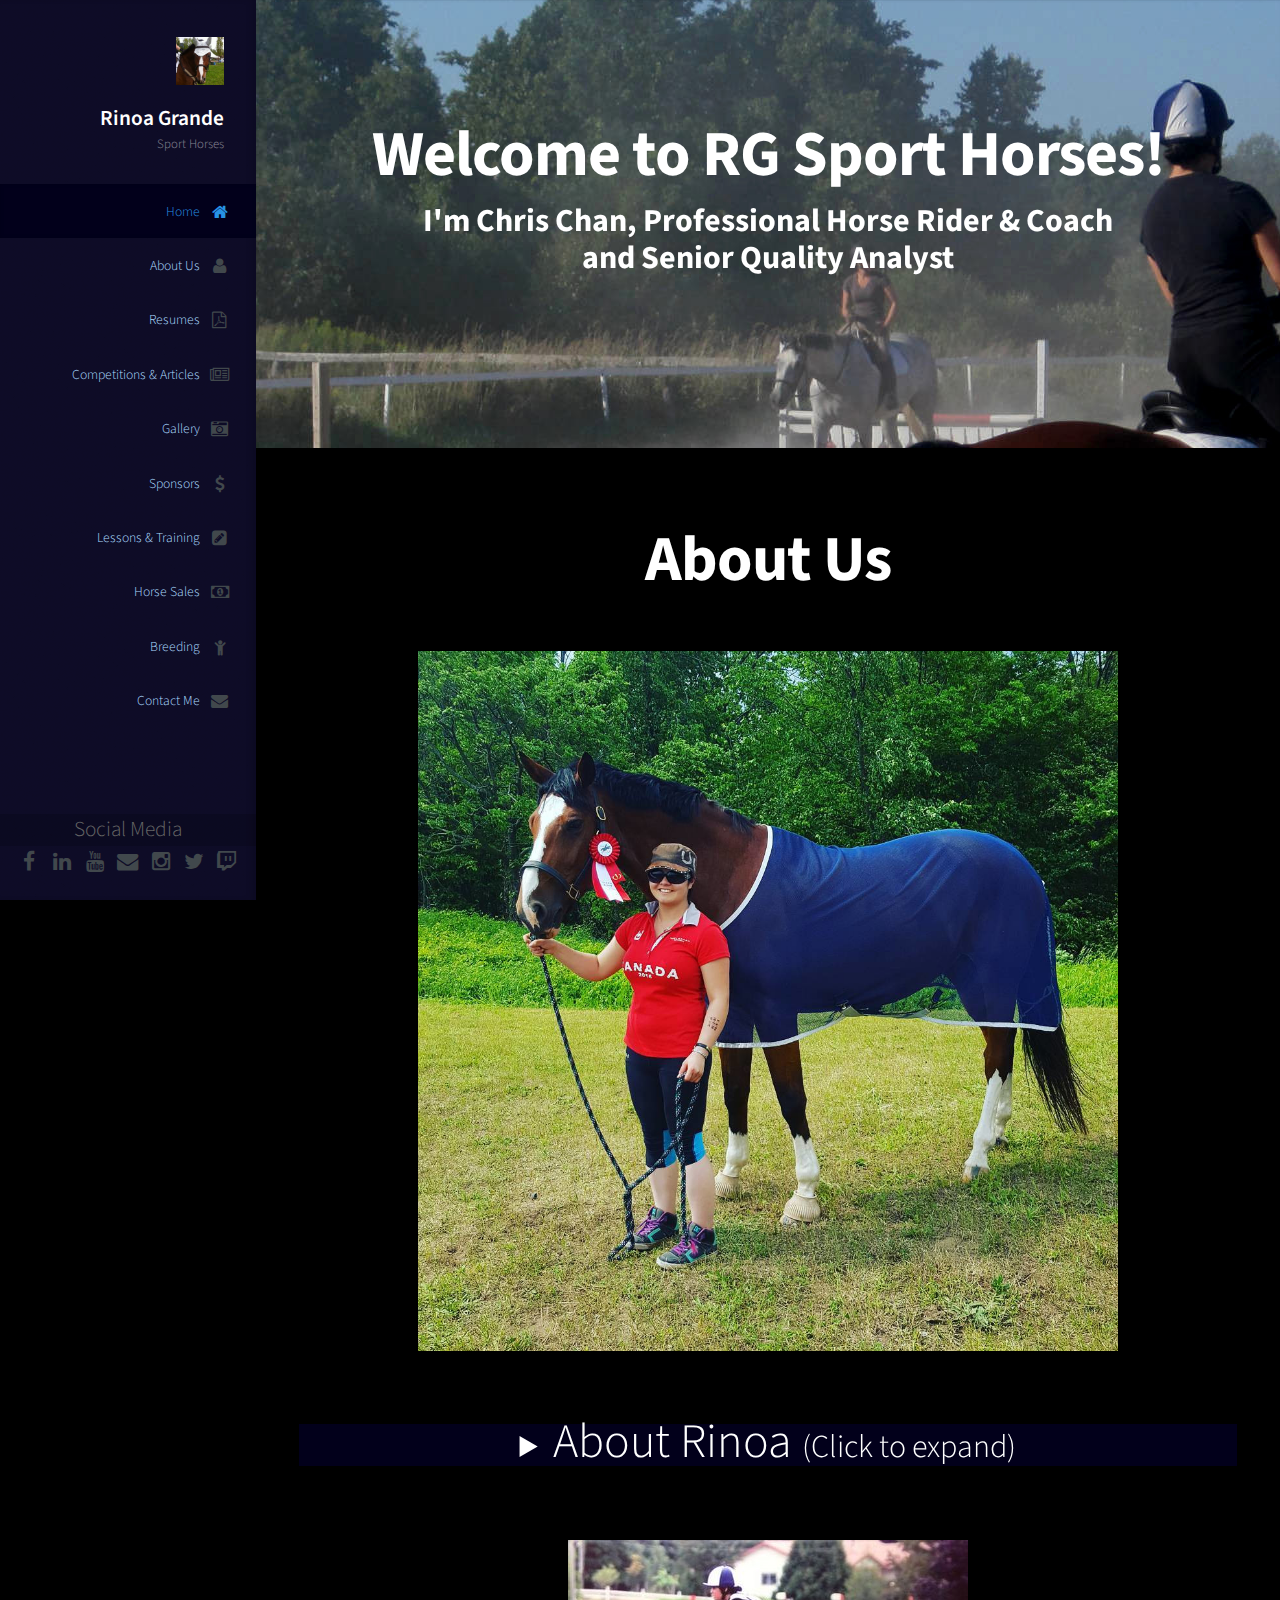
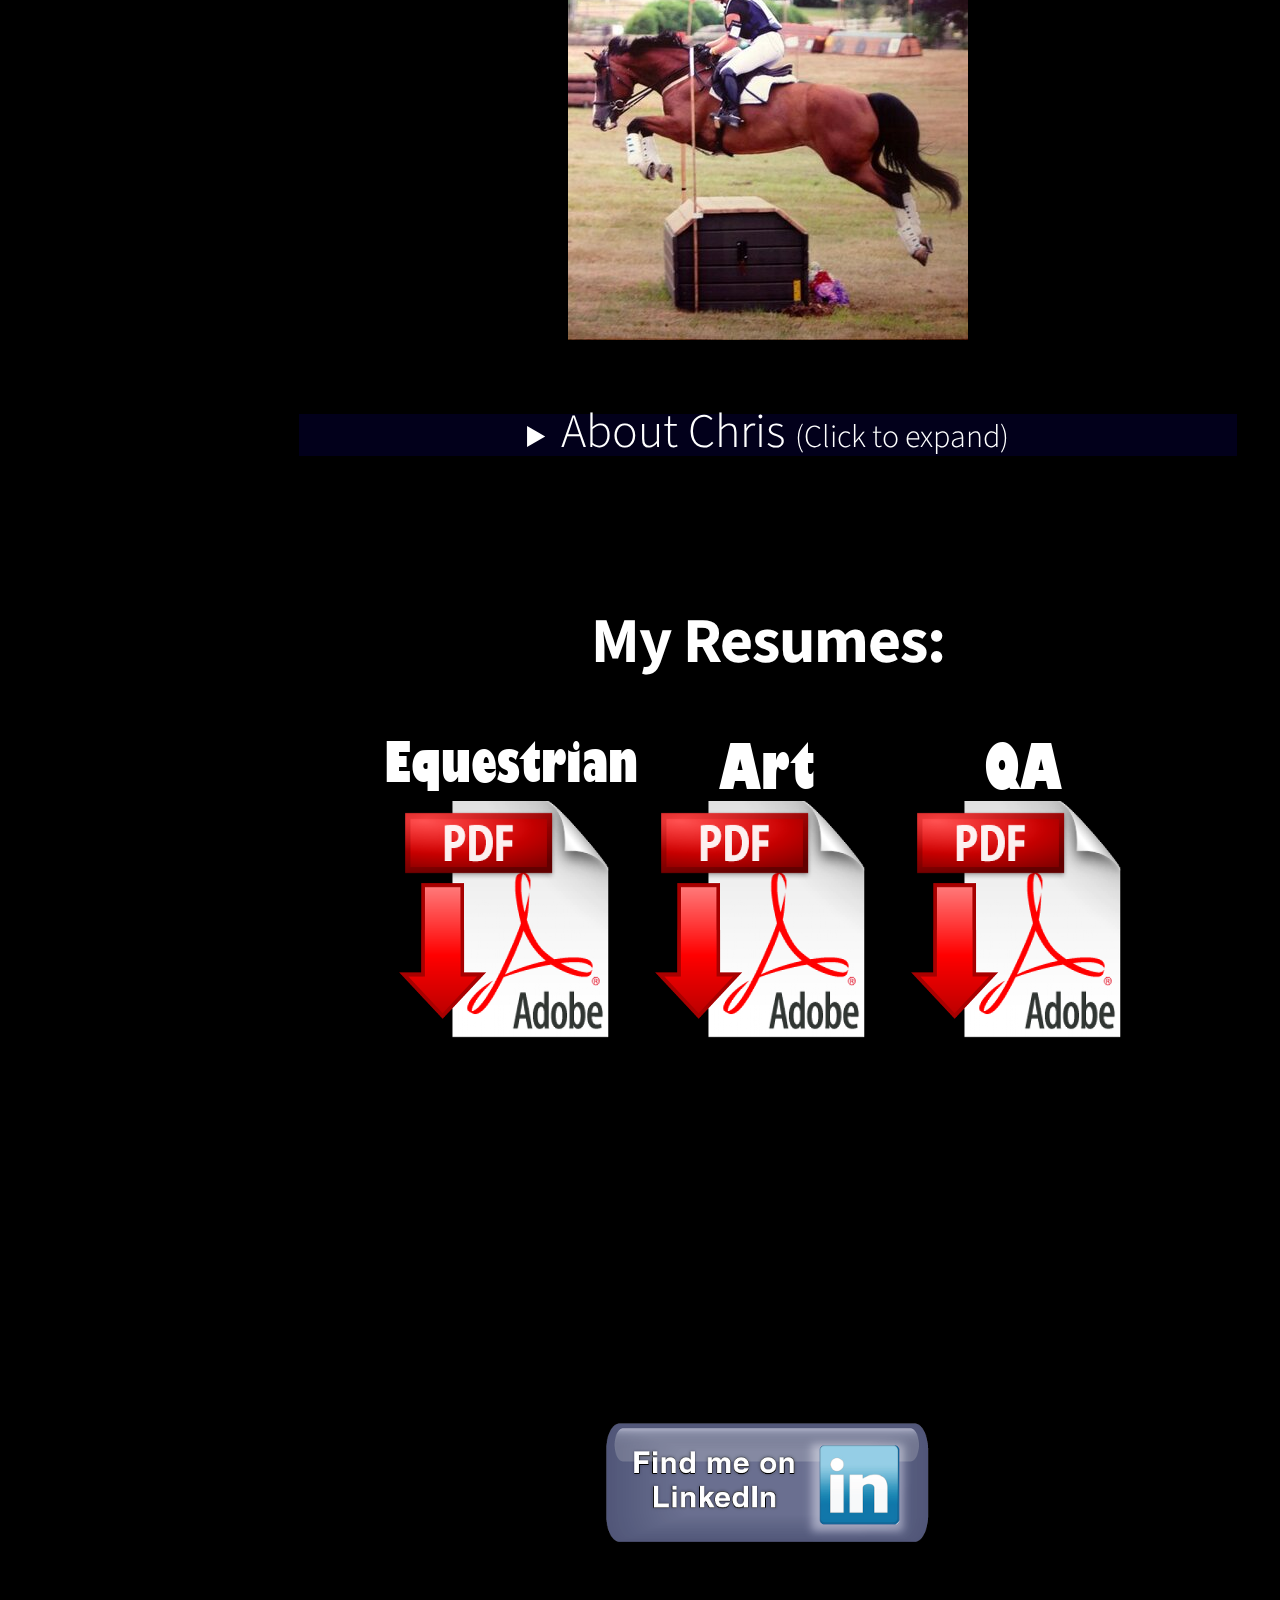
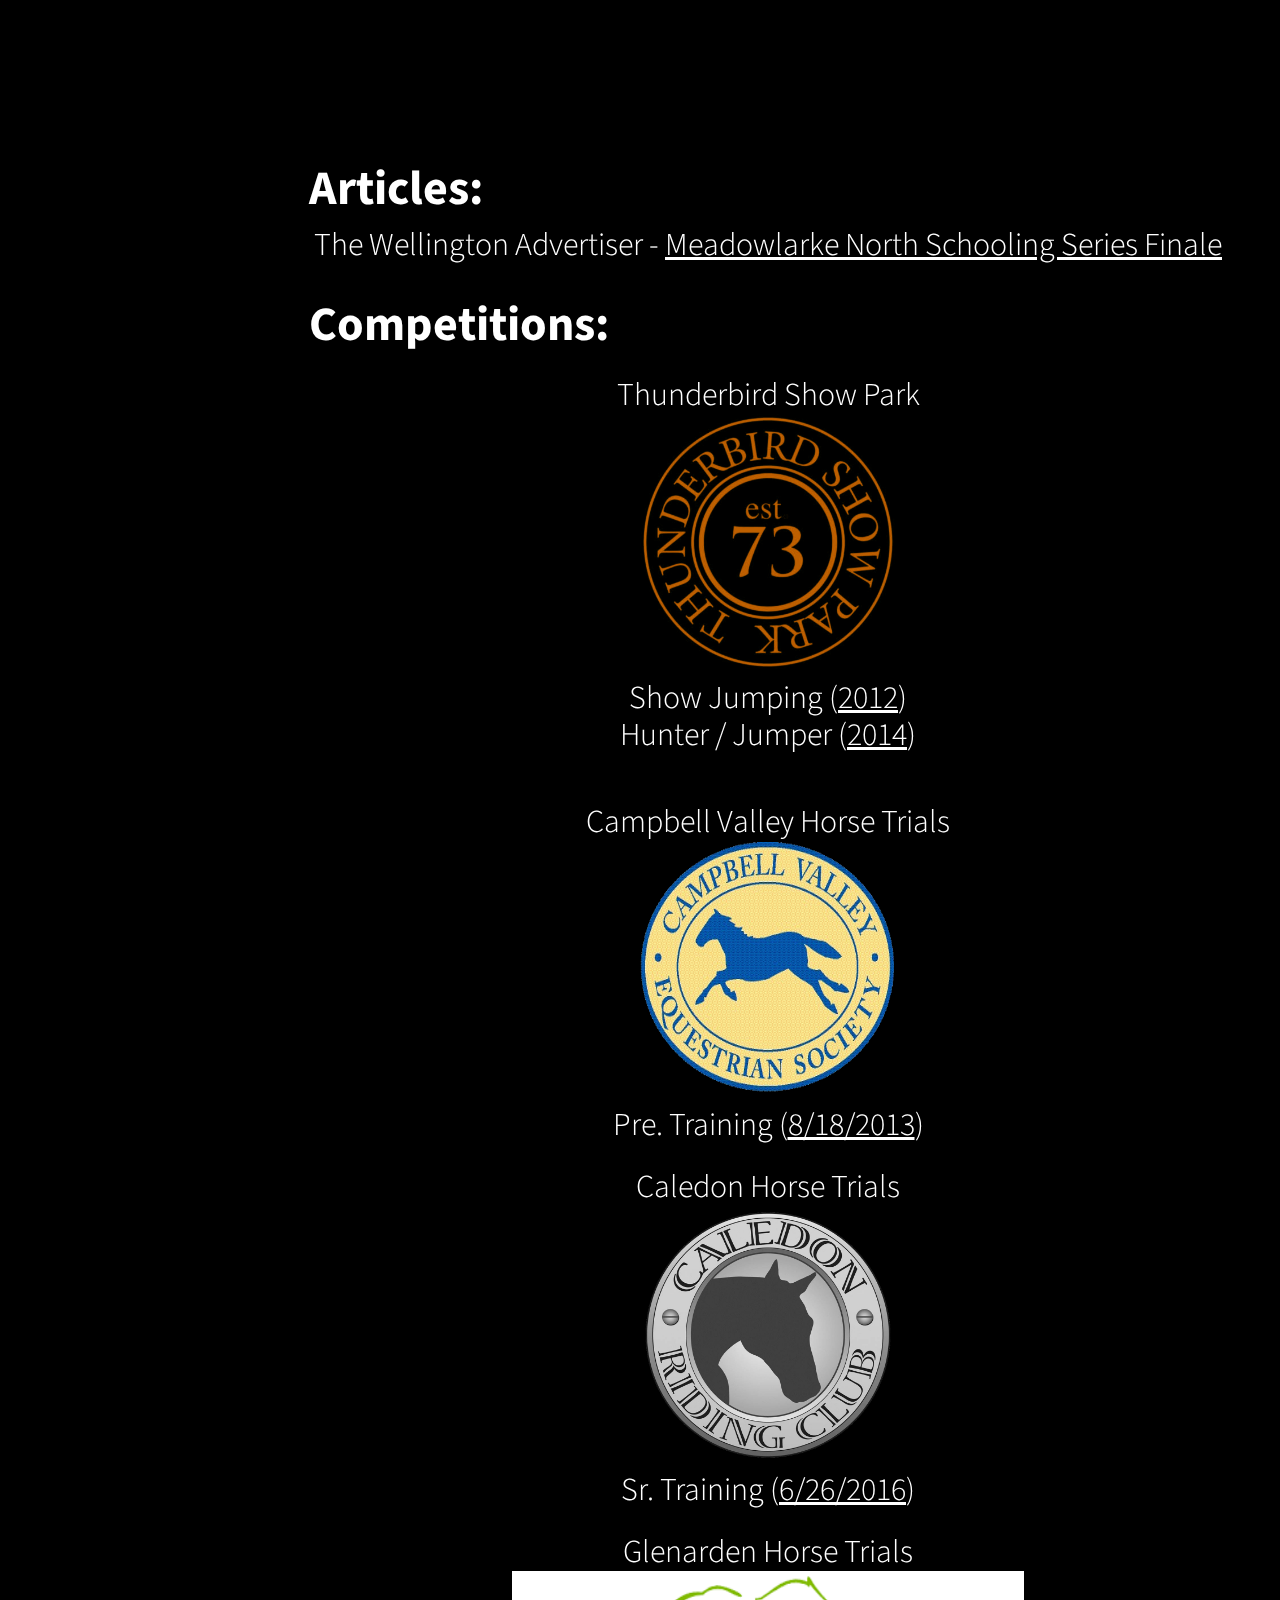
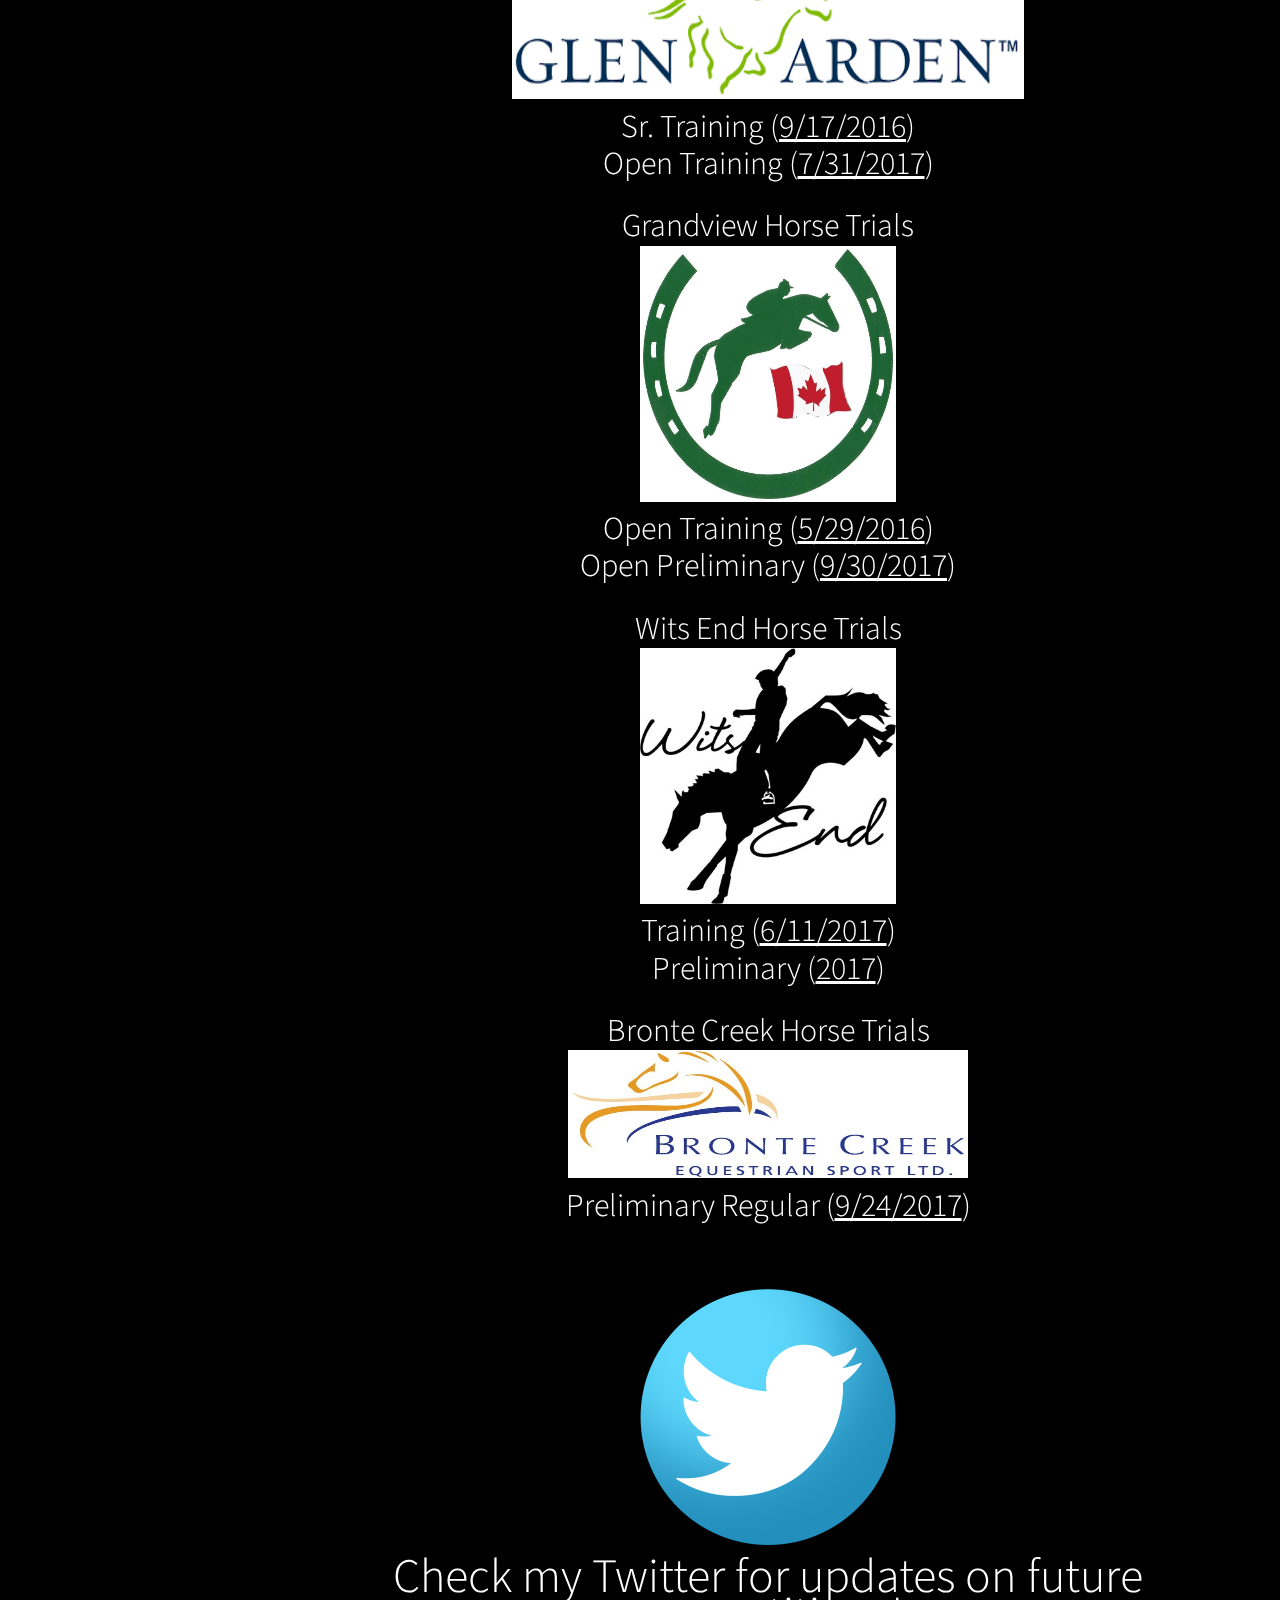
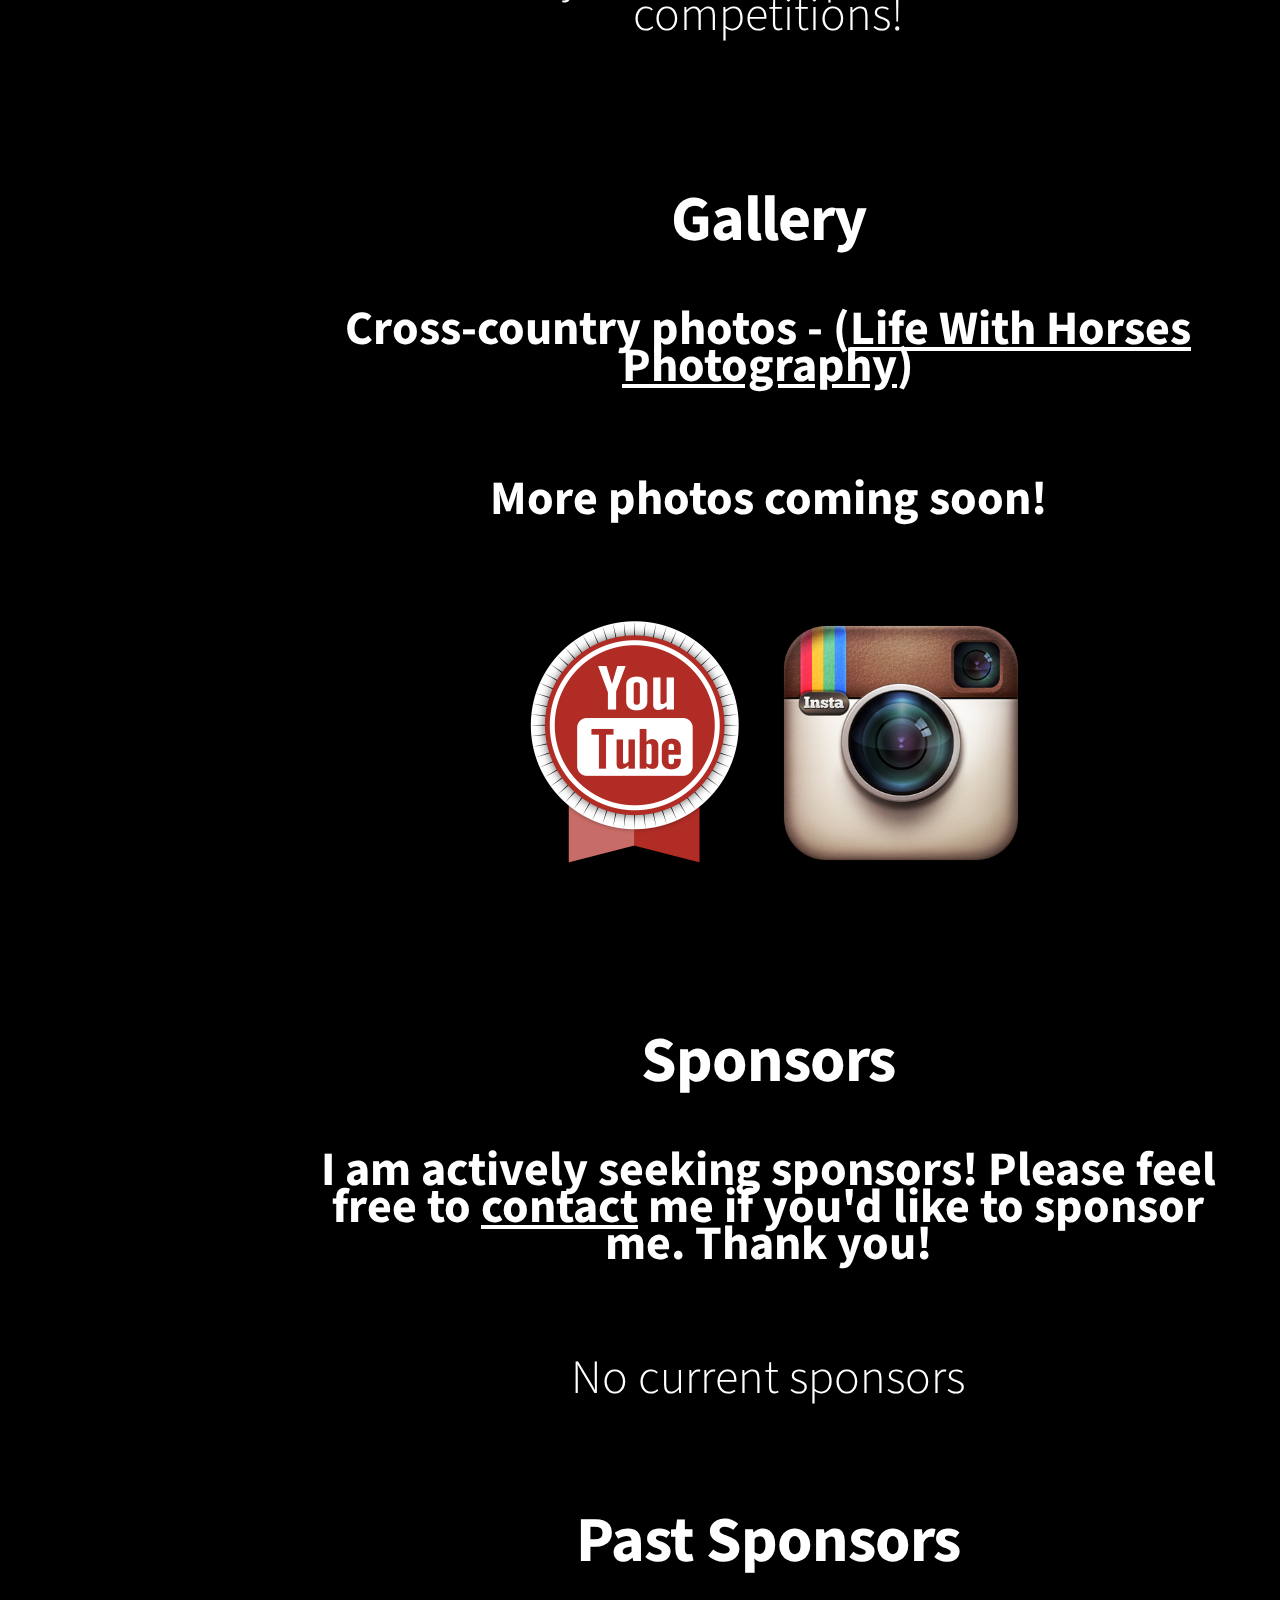
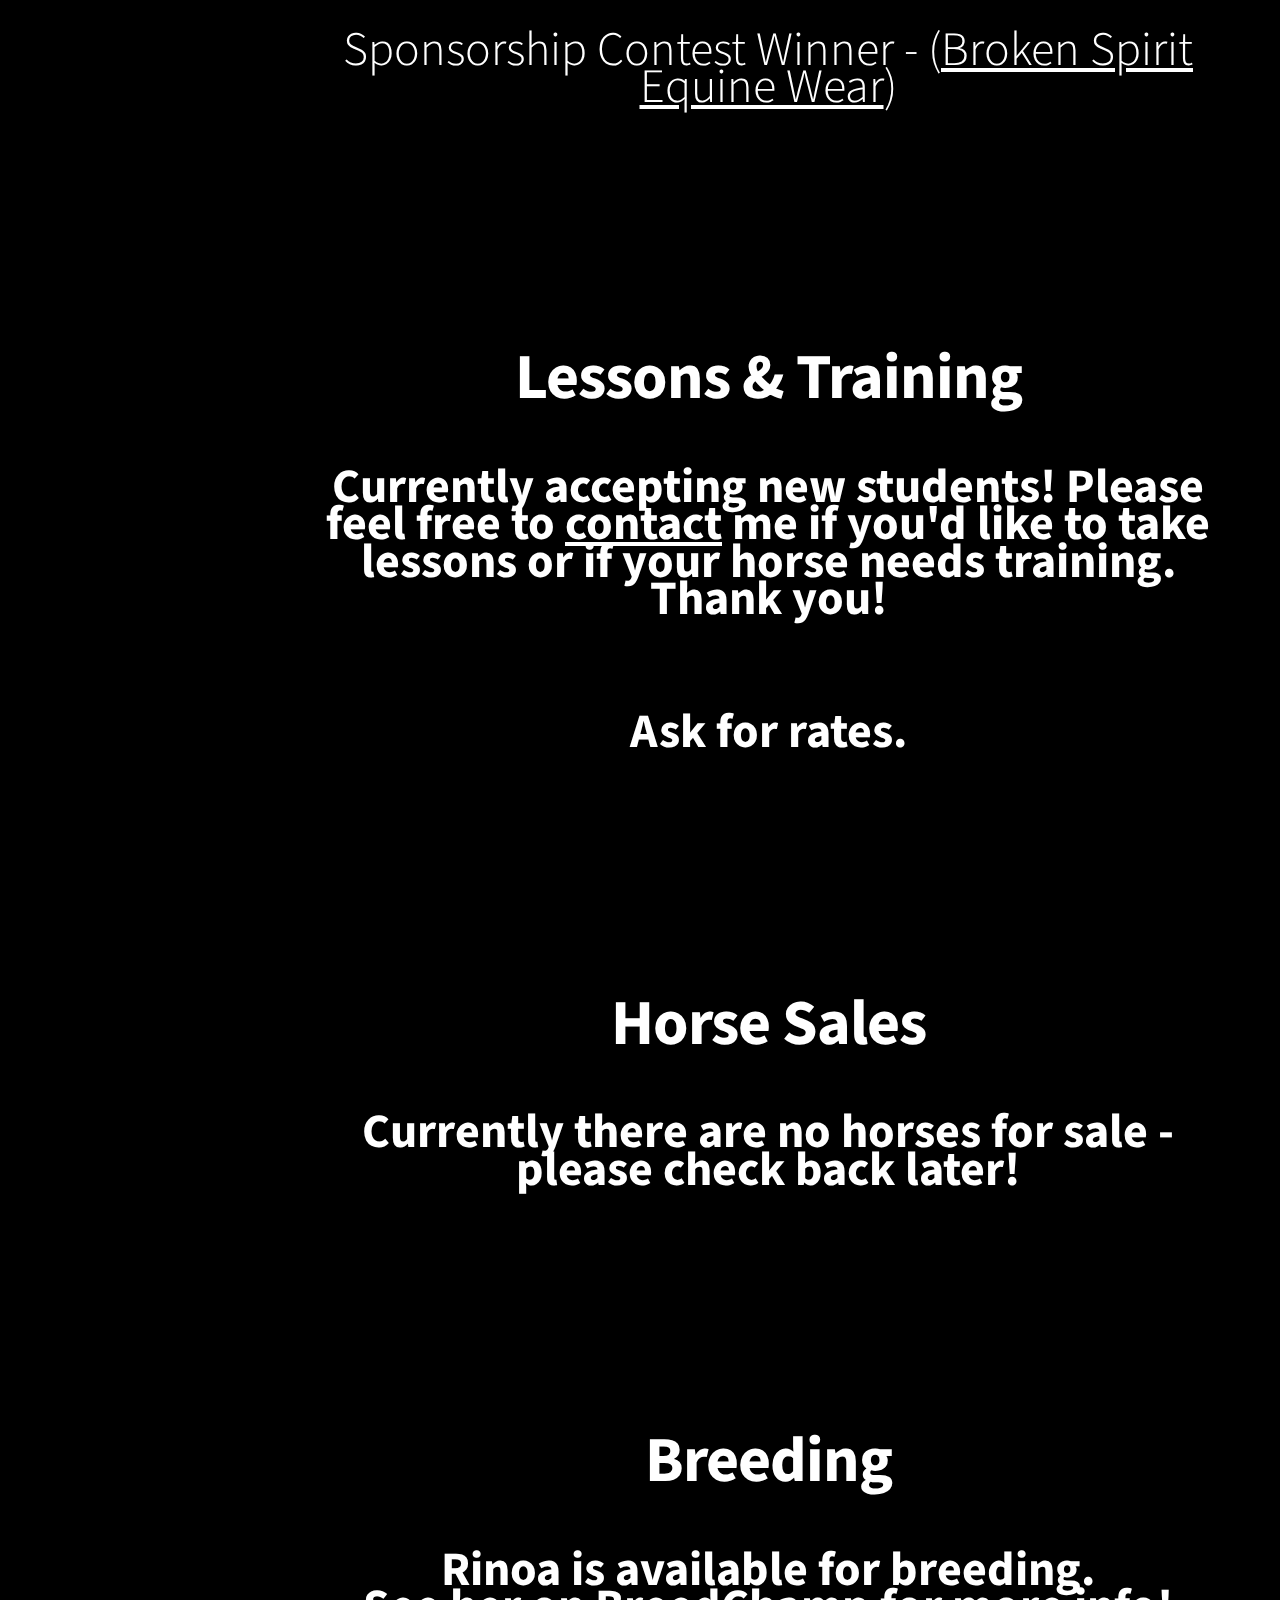
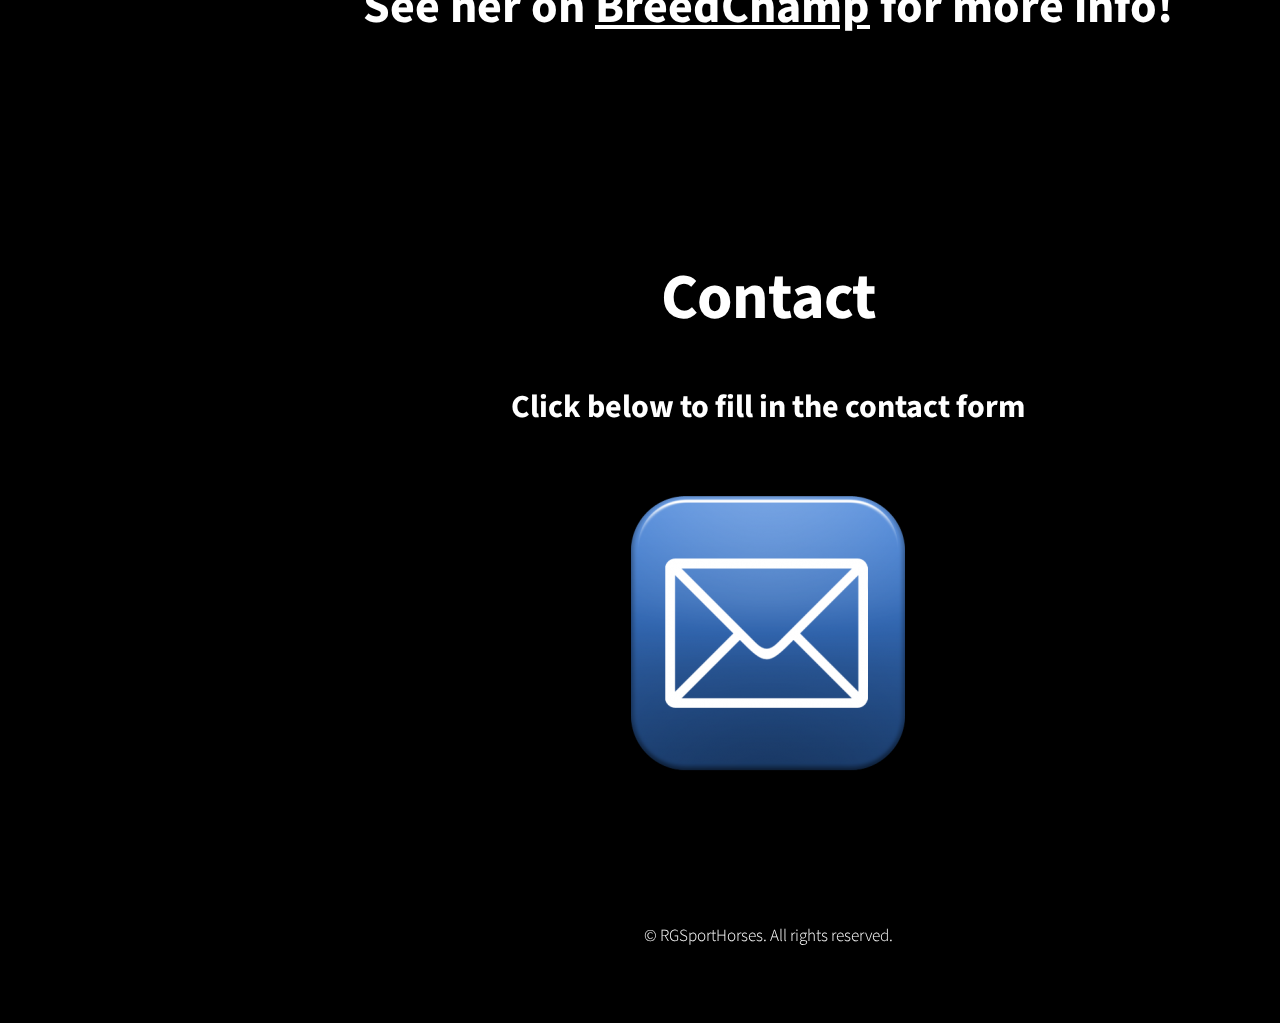
<file: index.html>
<!DOCTYPE HTML>
<html>
	<head>
		<title>RG Sport Horses</title>
		<link rel="shortcut icon" type="image/x-icon" href="images/favicon.ico" />
		<meta http-equiv="content-type" content="text/html; charset=utf-8" />
		<meta name="description" content="Chris Chan, professional Equestrian Trainer & Coach." />
		<meta name="keywords" content="eventing horses lessons training equestraian horse dressage rgsporthorses rinoa rinoagrande olympics event gallop pony bay breeding jumping jumps barn crosscountry horsesofinstagram tack competition competitions horsetrials preliminary pretraining mare grain hay vitamins performance spurs mane hoof horseshoe ferrier xc ride riding fences cookie cookies jumps horsetack strides glovetan carrot carrots polos show shows grooming apple apples treat treats horsegirl groom blanket blankets horseblanket horseblankets saddle saddles saddlepad saddlepads boots horsetrailer eventer eventerproblems socks vet giant arena footing pole practice" />
		<script src="js/jquery.min.js"></script>
		<script src="js/jquery.poptrox.min.js"></script>
		<script src="js/jquery.scrolly.min.js"></script>
		<script src="js/jquery.scrollzer.min.js"></script>
		<script src="js/skel.min.js"></script>
		<script src="js/skel-layers.min.js"></script>
		<script src="js/init.js"></script>

		<noscript>
			<link rel="stylesheet" href="css/skel.css" />
			<link rel="stylesheet" href="css/style.css" />
			<link rel="stylesheet" href="css/style-wide.css" />
		</noscript>

		<style type="text/css">
			@-moz-document url-prefix() {
				.parallax {
					background-position: fixed !important;
				}
			}
		</style>
	</head>
	<body style="background-color:black;">
		<!-- Header -->
			<div id="header" class="skel-layers-fixed">
				<div class="top">
					<!-- Logo -->
						<div id="logo">
							<span class="image avatar48"><img src="images/avatar1.jpg" alt="" /></span>
							<h1 id="title">Rinoa Grande</h1>
							<p>Sport Horses</p>
						</div>
					<!-- Nav -->
						<nav id="nav">
							<!--1. Hash link (scrolls to a different section within the page)
								   <li><a href="#foobar" id="foobar-link" class="icon fa-whatever-icon-you-want skel-layers-ignoreHref"><span class="label">Foobar</span></a></li>
								2. Standard link (sends the user to another page/site)
								   <li><a href="http://foobar.tld" id="foobar-link" class="icon fa-whatever-icon-you-want"><span class="label">Foobar</span></a></li>-->
							<ul>
								<li><a href="#top" id="top-link" class="skel-layers-ignoreHref"><span class="icon fa-home">Home</span></a></li>
								<li><a href="#about" id="about-link" class="skel-layers-ignoreHref"><span class="icon fa-user">About Us</span></a></li>
								<li><a href="#resumes" id="resumes-link" class="skel-layers-ignoreHref"><span class="icon fa-file-pdf-o">Resumes</span></a></li>
								<li><a href="#articles" id="articles-link" class="skel-layers-ignoreHref"><span class="icon fa-newspaper-o">Competitions & Articles</span></a></li>
								<li><a href="#gallery" id="gallery-link" class="skel-layers-ignoreHref"><span class="icon fa-camera-retro">Gallery</span></a></li>
								<li><a href="#sponsors" id="sponsors-link" class="skel-layers-ignoreHref"><span class="icon fa-usd">Sponsors</span></a></li>
								<li><a href="#lessons" id="lessons-link" class="skel-layers-ignoreHref"><span class="icon fa-pencil-square">Lessons & Training</span></a></li>
								<li><a href="#sales" id="sales-link" class="skel-layers-ignoreHref"><span class="icon fa-money">Horse Sales</span></a></li>
								<li><a href="#breeding" id="breeding-link" class="skel-layers-ignoreHref"><span class="icon fa-child">Breeding</span></a></li>
								<li><a href="#contact" id="contact-link" class="skel-layers-ignoreHref"><span class="icon fa-envelope">Contact Me</span></a></li>
							</ul>
						</nav>
				</div>
				
				<div class="bottom" style="text-align:center;">
						<h4 style="background-color:rgba(0, 0, 0, 0.15);"><b>Social Media</b></h4>
					<!-- Social Icons -->
						<ul class="icons">
							<li><a href="https://www.facebook.com/RGSportHorses" target="blank" class="icon fa-facebook"><span class="label">Facebook</span></a></li>
							<li><a href="https://www.linkedin.com/in/christine-chan-0166a0aa/" target="blank" class="icon fa-linkedin"><span class="label">LinkedIn</span></a></li>
							<li><a href="https://www.youtube.com/user/RGSportHorses" target="blank" class="icon fa-youtube"><span class="label">YouTube</span></a></li>
							<li><a href="mailto:rgsporthorses@gmail.com" class="icon fa-envelope"><span class="label">Email</span></a></li>
							<li><a href="https://www.instagram.com/rgsporthorses/" target="blank" class="icon fa-instagram"><span class="label">Instagram</span></a></li>
							<li><a href="https://twitter.com/rgsporthorses" target="blank" class="icon fa-twitter"><span class="label">Twitter</span></a></li>
							<li><a href="https://www.twitch.tv/tifalockhart89" target="blank" class="icon fa-twitch"><span class="label">Twitch</span></a></li>
						</ul>
				</div>
			</div>

		<!-- Main -->
			<div id="main">
				<!-- Intro -->
					<section id="top" class="one dark cover parallax" style="background:url('images/banner1.jpg') no-repeat center center fixed;">
						<div class="container">
							<header>
								<font size="6"><h2 class="alt" style="color:white;font-weight:bold;">Welcome to RG Sport Horses!<br /></h2> 
								<p style="color:white;font-weight:bold;">I'm Chris Chan, Professional Horse Rider & Coach <br />
								and Senior Quality Analyst</p></font>
							</header>
						</div>
					</section>

				<!-- About Us -->
					<section id="about" class="two">
						<div class="container">
							<header>
								<font size="6"><h2 style="color:white;font-weight:bold;">About Us</h2></font>
							</header>
							
							<font size="6">
								<p><a class="image center">
									<img src="images/pic001.jpg" alt="" align="middle" style="width:700px;height:700px;"/>
								</a></p>
								
								<p style="color:white;">
									<details>
										<summary style="background-color:#02001b;margin-bottom:10px;color:white;"><font size="7">About Rinoa <font size="6">(Click to expand)</font></font></summary>
										
										<p style="color:white;">
											Our partnership began in 2010 when Rinoa was purchased from a breeding farm in Langley, British Columbia.  
											Born on June 20th 2007, Rinoa has been solely trained & ridden by me.  
											Standing at 17.0 hands tall, she's been jumped up to 1.50m and spent most of her life competing in Eventing, having reached Preliminary in 2017.  
											Her competition history includes Show Jumping, Hunters, and Lvl.3 Dressage.  
											She loves treats, cross-country, sleeping (a lot!), and getting her neck scratched.  
										</p>
											
										<p style="color:white;">
											Sired by <u><a href="rio.html">Rio Grande</a></u> (x Pajazzo), Rinoa's physical traits are inspired by his with her bright bay colour, wild mane, blaze, rear stockings and front socks.  
											Being a registered Canadian Warmblood (Hanoverian x Westphalian), she is very quiet with a temperament of 3.  With her incredible mind, floating, comfortable gaits & scopey jump, Rinoa has proven herself to be a highly capable performance mare with great potential.  <br/>
											(<u><a href="https://www.allbreedpedigree.com/rinoa+grande" target="blank">Rinoa's Family Tree</a></u>)
										</p>
									</details>
								</p>
								
								<p><a class="image center">
									<img src="images/pic002.jpeg" alt="" align="middle"/>
								</a></p>
								
								<details>
									<summary style="background-color:#02001b;margin-bottom:10px;color:white;"><font size="7">About Chris <font size="6">(Click to expand)</font></font></summary>

									<p style="color:white;">
										Before I could even walk, I was riding horses (with my parents, of course).  Since then I've accumulated over 20 years of riding experience under my belt and have been competing across North America every year.  
										Throughout my career I have raised, ridden and trained several of my own horses as well as my clients', including problem horses and others that went on to become successful Hunters and Jumpers.  
										My main specialty is Eventing (Preliminary) and Dressage (Fourth Level), but I have also competed in the Hunter ring.  
									</p>
									
									<p style="color:white;">
										 In addition to training horses, I have coached and taught in riding schools throughout Canada and the UK for several years, with students as young as age 3, teaching all aspects
										 of English riding, horse care, and management.  I've also coached at low-level events and prepared students for competitions.  Currently, I'm looking to secure my certification as 
										 a registered instructor through Equine Canada.  
									</p>
									
									<p style="color:white;">
										 My credentials include Stage 3 (Coach) in Complete Horsemanship (Riding and Equine Care) and Groom Certificate with the British Horse Society, as well as a National Diploma in Equine Science and Management.
										 I'm a certified stable manager, groom and athlete, and - if you haven't guessed already - an avid equestrian enthusiast aspiring to make it onto the Canadian Equestrian Team 
										 and represent Canada in the 2020 Summer Olympics 3-Day Eventing. 
									</p>
									
									<p style="color:white;">
										 Brands and Equipment I use: <br/>
										 <a href="https://www.sony.net/Products/actioncam/en-us/support/cameras/HDR-AZ1/" target="blank"><u>Sony Action Camera HDR-AZ1</u><a/> <br/>
										 <a href="https://www.facebook.com/BrokenSpiritEquineWear/" target="blank"><u>Broken Spirit Equine Wear</u></a> <br/>
										 <a href="https://www.facebook.com/CCBDesignsDelta/" target="blank"><u>CCB Designs</u></a> <br/>
										 <a href="https://equipurina.ca/en/products/lines/velocit/max/" target="blank"><u>Purina: Veloci-T Max</u></a> <br/>
										 <a href="https://www.championhats.co.uk/product/ventair-deluxe/" target="blank"><u>Champion Helmets</u></a> <br/>
										 <a href="http://www.bucknclean.com/" target="blank"><u>Buck'n Clean Equine Laundry Service</u></a> <br/>
										 <a href="https://ecogold.ca/" target="blank"><u>Eco Gold Saddle Pads</u></a> <br/>
										 <a href="https://schleese.com/" target="blank"><u>Schleese Saddlery</u></a> <br/>
									</p>									
								</details>

							</font>
						</div>
					</section>					
				
				<!-- Resume -->
					<section id="resumes" class="parallax" style="background:url('images/resumebg1.jpg') no-repeat center center fixed;">
						<div class="container">
							<span>
								<header>
									<font size="6"><h2 style="font-weight:bold;color:white;">My Resumes:</h2></font>
								</header>
								
								<p style="display:inline-table;font-weight:bold;color:white;margin-bottom:0px;">
									<a href="https://www.dropbox.com/s/lct78mr31rfng5b/ChrisChan_EquestrianResume_2015.pdf?dl=0" target="blank"><img src="images/pdfequestrian.png"/></a>
									<a href="https://www.dropbox.com/s/g1d4m2pm6p78ru8/ChrisChan_LevelDesigner_Resume2015.pdf?dl=0" target="blank"><img src="images/pdfart.png"/></a>
									<a href="https://www.dropbox.com/s/v7veze07x0szlw3/ChrisChan_QA_Resume2014.pdf?dl=0" target="blank"><img src="images/pdfqa.png"/></a>
								</p>
							</span>
							
							<p>
								<iframe width="560" height="315" src="https://www.youtube-nocookie.com/embed/Cmz1nYPtnoQ" frameborder="0" allow="accelerometer; autoplay; encrypted-media; gyroscope; picture-in-picture" allowfullscreen></iframe>
								
								<br/>
								
								<a href="https://www.linkedin.com/in/christine-chan-0166a0aa/" target="blank">
									<img src="images/linkedin.png" style="margin-left:20px;"/>
								</a>
							</p>
						</div>
					</section>
					
				<!-- Competitions and Articles -->
					<section id="articles" class="four">
						<div class="container">
							<p>
								<font size="7">
									<p align="left" style="color:white;font-weight:bold;margin:10px;">Articles:</p>
								</font>
								
								<font size="6">
									<p align="center" style="color:white;margin:10px;">
										The Wellington Advertiser - <u><a href="http://www.wellingtonadvertiser.com/comments/index.cfm?articleID=30571" target="blank">Meadowlarke North Schooling Series Finale</a></u>
									</p>
								</font>
							</p>
							
							<p>
								<font size="7">
									<p align="left" style="color:white;font-weight:bold;margin:10px;">Competitions:</p>
								</font>
								
								<font size="6">
									<p align="center" style="color:white;margin-top:25px;margin-bottom:50px;">
										Thunderbird Show Park <br/>
										<a style="margin-bottom:0px;margin-top:0px;" href="https://www.tbird.ca/" target="blank">
											<img src="images/thunderbirdshowpark.png" style="height:256px;width:256px;"/>
										</a><br/>
										Show Jumping (<u><a href="http://showgroundslive.com/tbird/entries/Detail/eid/10607" target="blank">2012</a></u>)<br/>
										Hunter / Jumper (<u><a href="http://showgroundslive.com/tbird/entries/Detail/eid/31872" target="blank">2014</a></u>)
									</p>
									
									<p align="center" style="color:white;margin-bottom:25px;margin-top:0px;">
										Campbell Valley Horse Trials <br/>
										<a style="margin-bottom:0px;margin-top:0px;" href="http://www.cves.ca/" target="blank">
											<img src="images/campbellvalleytrials.png" style="height:256px;width:256px;"/>
										</a><br/>
										Pre. Training (<u><a href="http://eventing.startboxscoring.com/can/eventsr/campbell/ht0813/final_select.php?division=8&order=place" target="blank">8/18/2013</a></u>)
									</p>
									
									<p align="center" style="color:white;margin:25px">
										Caledon Horse Trials <br/>
										<a style="margin-bottom:0px;margin-top:0px;" href="https://www.caledonridingclub.com/" target="blank">
											<img src="images/caledonhorsetrials.png" style="height:256px;width:256px;"/>
										</a><br/>
										Sr. Training (<u><a href="http://www.eventingnews.com/wp-content/uploads/2016/06/caledon062516.pdf" target="blank">6/26/2016</a></u>)
									</p>
									
									<p align="center" style="color:white;margin:25px;">
										Glenarden Horse Trials <br/>
										<a style="margin-bottom:0px;margin-top:0px;" href="http://glenardenfarms.com/" target="blank">
											<img src="images/glenardenhorsetrials.png" style="height:128px;width:512px;"/>
										</a><br/>
										Sr. Training (<u><a href="http://www.horsetrials.on.ca/glenardin-horse-trials-september-17-2016/" target="blank">9/17/2016</a></u>) 
										<br/>Open Training (<u><a href="http://www.horsetrials.on.ca/wp-content/uploads/2018/08/Glenarden-July-29-2017.pdf" target="blank">7/31/2017</a></u>) 
									</p>
									
									<p align="center" style="color:white;margin:25px;">
										Grandview Horse Trials <br/>
										<a style="margin-bottom:0px;margin-top:0px;" href="https://www.facebook.com/Grandview-Horse-Trials-268619419872895/" target="blank">
											<img src="images/grandviewhorsetrials.jpg" style="height:256px;width:256px;"/>
										</a><br/>
										Open Training (<u><a href="http://www.grandviewfarm.com/wp-content/uploads/2016/04/Grandview-May-28-29-2016.pdf" target="blank">5/29/2016</a></u>) 
										<br/>Open Preliminary (<u><a href="http://www.horsetrials.on.ca/wp-content/uploads/2017/10/GrandviewSept.-29-30-2017.pdf" target="blank">9/30/2017</a></u>) 
									</p>
									
									<p align="center" style="color:white;margin:25px;">
										Wits End Horse Trials <br/>
										<a style="margin-bottom:0px;margin-top:0px;" href="http://www.witsendhorsetrials.ca/" target="blank">
											<img src="images/witsendhorsetrials.jpeg" style="height:256px;width:256px;"/>
										</a><br/>
										Training (<u><a href="http://www.horsetrials.on.ca/wp-content/uploads/2017/06/WE1-WebTimes.pdf" target="blank">6/11/2017</a></u>) 
										<br/>Preliminary (<u><a href="http://www.witsendhorsetrials.ca/eventing-test-times-sheet1.pdf" target="blank">2017</a></u>) 
									</p>
									
									<p align="center" style="color:white;margin-top:25px;">
										Bronte Creek Horse Trials <br/>
										<a style="margin-bottom:0px;margin-top:0px;" href="https://www.brontecreekfarm.com/" target="blank">
											<img src="images/brontecreekhorsetrials.jpg" style="height:128px;width:400px;"/>
										</a><br/>
										Preliminary Regular (<u><a href="http://www.horsetrials.on.ca/wp-content/uploads/2017/10/Bronte-Creek-Sept.-24-2017.pdf" target="blank">9/24/2017</a></u>)
									</p>
								</font>
								
								<font size="7">
									<p style="margin:10px;">
										<a href="https://twitter.com/rgsporthorses" target="blank">
											<img src="images/twittericon1.png" style="height:256px;width:256px;"/>
										</a>
									</p>
									<p style="color:white;margin:10px;">
										Check my Twitter for updates on future competitions!
									</p>
								</font>
							</p>
						</div>
					</section>
					
				<!-- Gallery -->
					<section id="gallery" class="parallax" style="background:url('images/gallerybanner1.png') no-repeat center center fixed;">
						<div class="container">
							<header>
								<font size="6"><h2 style="font-weight:bold;color:white;">Gallery</h2></font>
							</header>
							
							<font size="7">
								<p style="color:white;font-weight:bold;">
									Cross-country photos - (<u><a href="https://lifewithhorses.photoshelter.com/gallery/Training-Division-XC/G0000UEnuK1DZsSs/C0000RMTXhXcLAv4" target="blank">Life With Horses Photography</a></u>)
								</p>
								
								<p style="color:white;font-weight:bold;">
									More photos coming soon!
								</p>
								
								<p style="color:white;font-weight:bold;margin-bottom:10px">
										<a href="https://www.youtube.com/user/RGSportHorses" target="blank">
											<img src="images/youtuberibbon.png" style="height:256px;width:256px;"/>
										</a>
										<a href="https://www.instagram.com/rgsporthorses/" target="blank">
											<img src="images/instaicon1.png" style="height:256px;width:256px;"/>
										</a>
								</p>
							</font>
							
						</div>
					</section>

				<!-- Sponsors -->
					<section id="sponsors" class="four">
						<div class="container">
							<header>
								<font size="6"><h2 style="font-weight:bold;color:white;">Sponsors</h2></font>
							</header>
							
							<font size="7">
								<p style="color:white;font-weight:bold;">
									I am actively seeking sponsors! Please feel free to <u><a href="#contact">contact</a></u> me if you'd like to sponsor me.  Thank you!
								</p>
								
								<p align="center" style="color:white;">
									No current sponsors
								</p>
							</font>
							
							<header>
								<font size="6"><h2 style="font-weight:bold;color:white;">Past Sponsors</h2></font>
							</header>
							
							<font size="7">
									<p align="center" style="color:white;">
										Sponsorship Contest Winner - (<u><a href="https://www.facebook.com/pg/BrokenSpiritEquineWear/ " target="blank">Broken Spirit Equine Wear</a></u>)
									</p>
							</font>
						</div>
					</section>

				<!-- Lessons and Training -->
					<section id="lessons" class="parallax" style="background:url('images/lessonsbanner1.png') no-repeat center center fixed;">
						<div class="container">
							<header>
								<font size="6"><h2 style="font-weight:bold;color:white;">Lessons & Training</h2></font>
							</header>
							
							<font size="7">
								<p style="color:white;font-weight:bold;">
									Currently accepting new students! Please feel free to <u><a href="#contact">contact</a></u> me if you'd like to take lessons or if your horse needs training.  Thank you!
								</p>
								
								<p style="color:white;font-weight:bold;">
									Ask for rates.
								</p>
							</font>
						</div>
					</section>

				<!-- Horse Sales -->
					<section id="sales" class="four">
						<div class="container">
							<header>
								<font size="6"><h2 style="font-weight:bold;color:white;">Horse Sales</h2></font>
							</header>
							
							<font size="7">
								<p style="color:white;font-weight:bold;">
									Currently there are no horses for sale - please check back later!
								</p>
							</font>
						</div>
					</section>
					
				<!-- Breeding -->
					<section id="breeding" class="parallax" style="background:url('images/breedingbg1.png') no-repeat center center fixed;">
						<div class="container">
							<header>
								<font size="6"><h2 style="font-weight:bold;color:white;">Breeding</h2></font>
							</header>
							
							<font size="7">
								<p style="color:white;font-weight:bold;">
									Rinoa is available for breeding.  <br/>
									See her on <u><a href="https://breedchamp.com/horse-details/?horseID=72" target="blank">BreedChamp</a></u> for more info!
								</p>
							</font>
						</div>
					</section>
					
				<!-- Contact -->
					<section id="contact" class="four">
						<div class="container">
							<header>
								<font size="6"><h2 style="font-weight:bold;color:white;">Contact</h2></font>
							</header>

							<font size="6"><p style="font-weight:bold;color:white;">Click below to fill in the contact form</p></font>		
							<a href="https://kontactr.com/form-page/82e215fd698d6b0" target="blank"><img src="images/contactme.png" alt="Contact me" /></a>
						</div>
					</section>
			</div>
		<!-- Footer -->	
			<div id="footer">
				<!-- Copyright -->
					<ul class="copyright">
						<li><font style="color:white;">&copy; RGSportHorses. All rights reserved.</font></li>
					</ul>
			</div>
	</body>
</html>
</file>
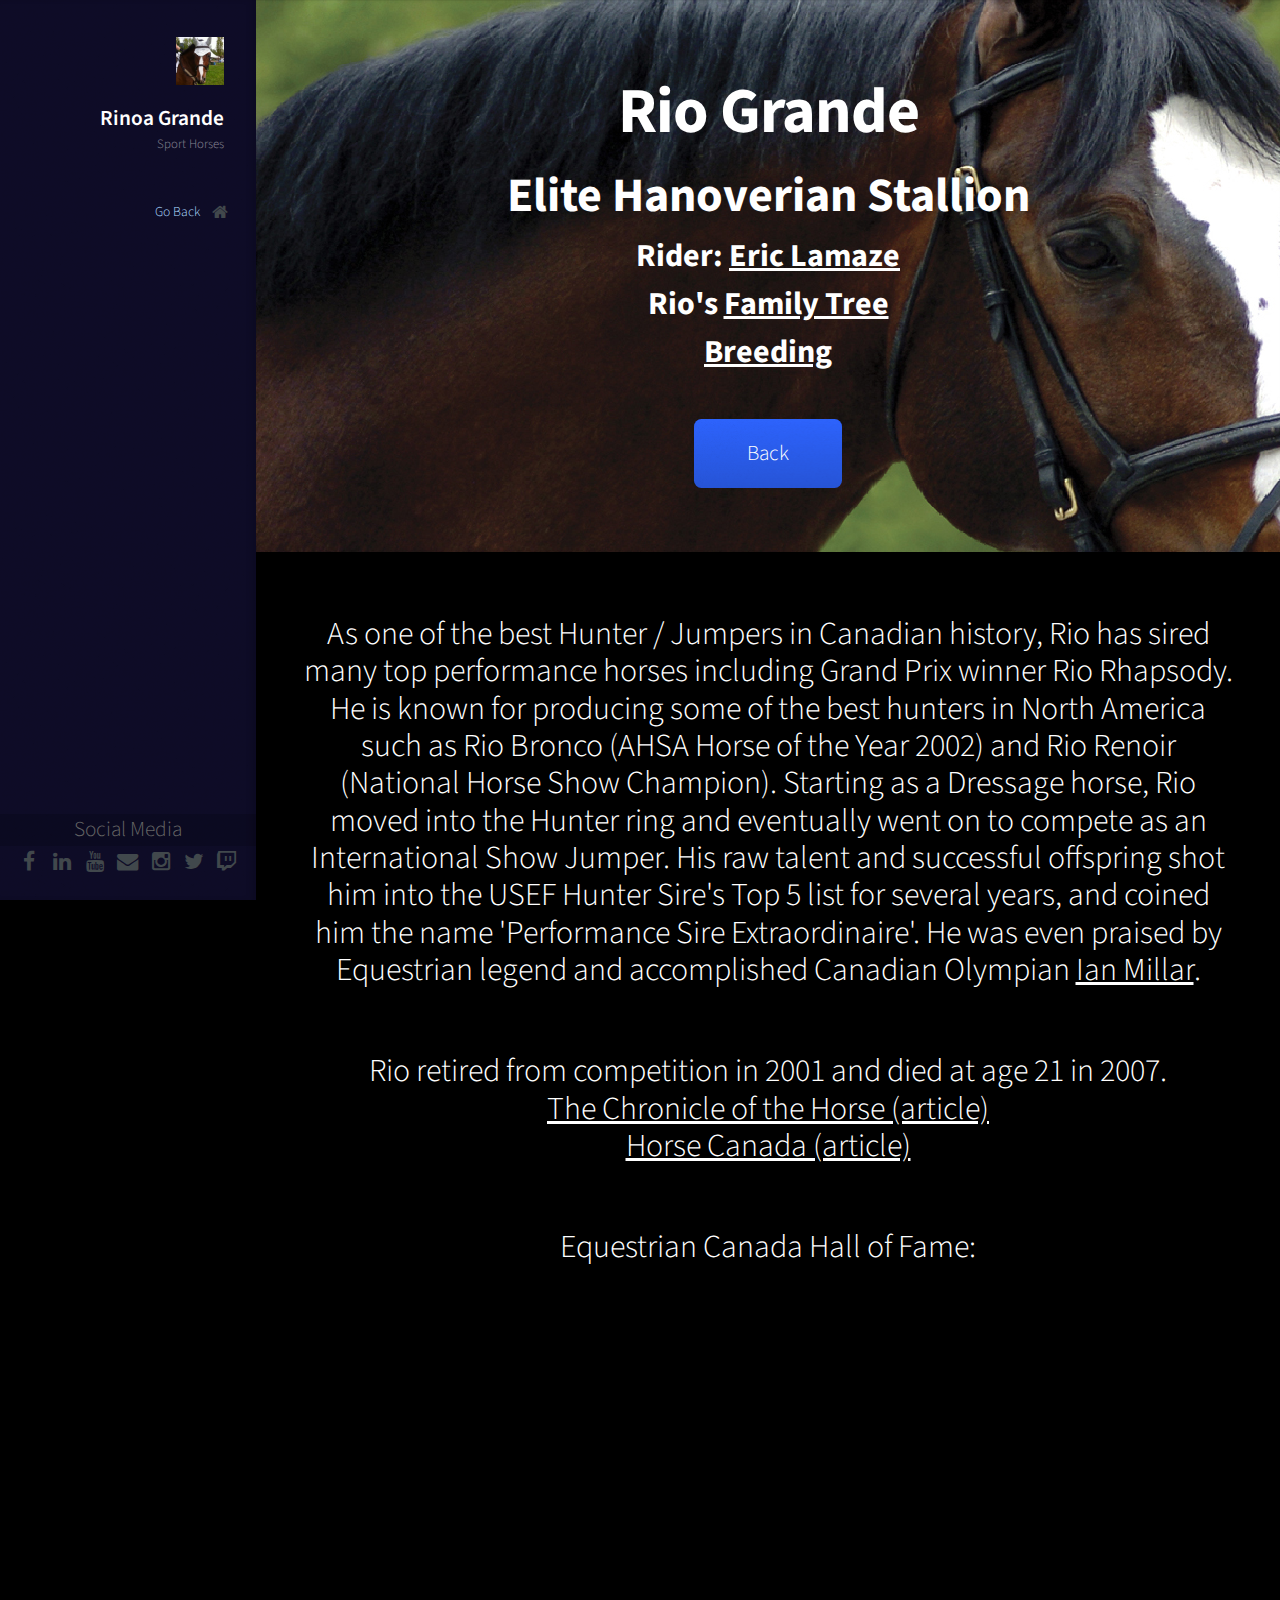
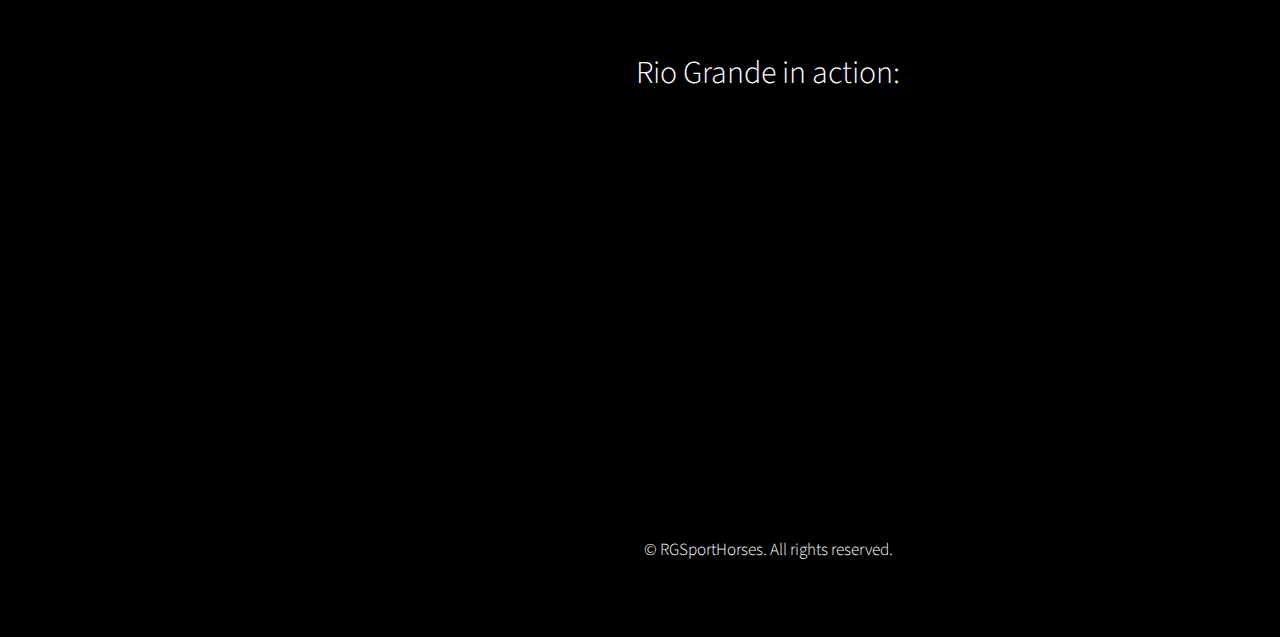
<file: rio.html>
<!DOCTYPE HTML>
<html>
	<head>
		<title>RG Sport Horses - Rio Grande</title>
		<link rel="shortcut icon" type="image/x-icon" href="images/favicon.ico" />
		<meta http-equiv="content-type" content="text/html; charset=utf-8" />
		<meta name="description" content="Chris Chan, professional Equestrian Trainer & Coach." />
		<meta name="keywords" content="eventing horses lessons training equestraian horse dressage rgsporthorses rinoa rinoagrande olympics event gallop pony bay breeding jumping jumps barn crosscountry horsesofinstagram tack competition competitions horsetrials preliminary pretraining mare grain hay vitamins performance spurs mane hoof horseshoe ferrier xc ride riding fences cookie cookies jumps horsetack strides glovetan carrot carrots polos show shows grooming apple apples treat treats horsegirl groom blanket blankets horseblanket horseblankets saddle saddles saddlepad saddlepads boots horsetrailer eventer eventerproblems socks vet giant arena footing pole practice" />
		<script src="js/jquery.min.js"></script>
		<script src="js/jquery.poptrox.min.js"></script>
		<script src="js/jquery.scrolly.min.js"></script>
		<script src="js/jquery.scrollzer.min.js"></script>
		<script src="js/skel.min.js"></script>
		<script src="js/skel-layers.min.js"></script>
		<script src="js/init.js"></script>

		<noscript>
			<link rel="stylesheet" href="css/skel.css" />
			<link rel="stylesheet" href="css/style.css" />
			<link rel="stylesheet" href="css/style-wide.css" />
		</noscript>

		<style type="text/css">
			@-moz-document url-prefix() {
				.parallax {
					background-position: fixed !important;
				}
			}
		</style>
	</head>
	<body style="background-color:black;">
		<!-- Header -->
			<div id="header" class="skel-layers-fixed">
				<div class="top">
					<!-- Logo -->
						<div id="logo">
							<span class="image avatar48"><img src="images/avatar1.jpg" alt="" /></span>
							<h1 id="title">Rinoa Grande</h1>
							<p>Sport Horses</p>
						</div>
					<!-- Nav -->
						<nav id="nav">
							<!--1. Hash link (scrolls to a different section within the page)
								   <li><a href="#foobar" id="foobar-link" class="icon fa-whatever-icon-you-want skel-layers-ignoreHref"><span class="label">Foobar</span></a></li>
								2. Standard link (sends the user to another page/site)
								   <li><a href="http://foobar.tld" id="foobar-link" class="icon fa-whatever-icon-you-want"><span class="label">Foobar</span></a></li>-->
							<ul>
								<li><a href="#" onclick="history.back();return false" id="home-link" class="skel-layers-ignoreHref"><span class="icon fa-home">Go Back</span></a></li>	
							</ul>
						</nav>
				</div>
				
				<div class="bottom" style="text-align:center;">
						<h4 style="background-color:rgba(0, 0, 0, 0.15);"><b>Social Media</b></h4>
					<!-- Social Icons -->
						<ul class="icons">
							<li><a href="https://www.facebook.com/RGSportHorses" target="blank" class="icon fa-facebook"><span class="label">Facebook</span></a></li>
							<li><a href="https://www.linkedin.com/in/christine-chan-0166a0aa/" target="blank" class="icon fa-linkedin"><span class="label">LinkedIn</span></a></li>
							<li><a href="https://www.youtube.com/user/RGSportHorses" target="blank" class="icon fa-youtube"><span class="label">YouTube</span></a></li>
							<li><a href="mailto:rgsporthorses@gmail.com" class="icon fa-envelope"><span class="label">Email</span></a></li>
							<li><a href="https://www.instagram.com/rgsporthorses/" target="blank" class="icon fa-instagram"><span class="label">Instagram</span></a></li>
							<li><a href="https://twitter.com/rgsporthorses" target="blank" class="icon fa-twitter"><span class="label">Twitter</span></a></li>
							<li><a href="https://www.twitch.tv/tifalockhart89" target="blank" class="icon fa-twitch"><span class="label">Twitch</span></a></li>
						</ul>
				</div>
			</div>

		<!-- Main -->
			<div id="main">
			
				<!-- Intro -->
					<section id="top" class="dark" style="background:url('images/riobanner1.png') no-repeat center center fixed;">
						<div class="container">
							<header>
								<font size="6">
									<h2 class="alt" style="color:white;font-weight:bold;">Rio Grande<br /></h2> 
									<h3 style="color:white;font-weight:bold;">Elite Hanoverian Stallion</h3>
									<h4 style="color:white;font-weight:bold;">Rider: <u><a href="https://olympic.ca/team-canada/eric-lamaze/" target="blank">Eric Lamaze</a></u></h4>
									<h4 style="color:white;font-weight:bold;">Rio's <u><a href="https://www.allbreedpedigree.com/rio+grande" target="blank">Family Tree</a></u></h4>
									<h4 style="color:white;font-weight:bold;"><u><a href="http://www.charlotfarm.com/stallionshow.asp?int_id=66&int_category=2009" target="blank">Breeding</a></u></h4>
								</font>
							</header>
							
							<footer>
								<a href="#" onclick="history.back();return false" class="button">Back</a><br/>
							</footer>		
						</div>
					</section>	

				<!-- SAMPLE -->
					<section id="sample2" class="two" style="padding:0px;">
						<div class="container" style="text-align:center">
							<font size="6">
								<p><header /></p>

								<p style="color:white;">
									As one of the best Hunter / Jumpers in Canadian history, Rio has sired many top performance horses including Grand Prix winner Rio Rhapsody. 
									He is known for producing some of the best hunters in North America such as Rio Bronco (AHSA Horse of the Year 2002) and Rio Renoir (National Horse Show Champion). 
									Starting as a Dressage horse, Rio moved into the Hunter ring and eventually went on to compete as an International Show Jumper. 
									His raw talent and successful offspring shot him into the USEF Hunter Sire's Top 5 list for several years, and coined him the name 'Performance Sire Extraordinaire'. 
									He was even praised by Equestrian legend and accomplished Canadian Olympian <u><a href="https://olympic.ca/team-canada/ian-millar/" target="blank">Ian Millar</a></u>. <br/>
								</p>
								
								<p style="color:white;">
									Rio retired from competition in 2001 and died at age 21 in 2007.  <br/>
									<u><a href="https://www.chronofhorse.com/article/rio-grande-produced-flood-talent" target="blank">The Chronicle of the Horse (article)</a></u><br/>
									<u><a href="https://horse-canada.com/stallions-directory/rio-grande/" target="blank">Horse Canada (article)</a></u>
								</p>
								
								<p style="color:white;">
									Equestrian Canada Hall of Fame: <br/>
									<iframe width="560" height="315" src="https://www.youtube-nocookie.com/embed/xNBHrkN7Qm8" frameborder="0" allow="accelerometer; autoplay; encrypted-media; gyroscope; picture-in-picture" allowfullscreen></iframe>
								</p>
								
								<p style="color:white;">
									Rio Grande in action: <br/>
									<iframe width="560" height="315" src="https://www.youtube-nocookie.com/embed/MU0xc4CfhWI" frameborder="0" allow="accelerometer; autoplay; encrypted-media; gyroscope; picture-in-picture" allowfullscreen></iframe>
								</p>
							</font>
						</div>
					</section>					
			</div>
		<!-- Footer -->	
			<div id="footer">
				<!-- Copyright -->
					<ul class="copyright">
						<li><font style="color:white;">&copy; RGSportHorses. All rights reserved.</font></li>
					</ul>
			</div>
	</body>
</html>
</file>
<file: css/style-wide.css>
/*
	Prologue by HTML5 UP
	html5up.net | @n33co
	Free for personal and commercial use under the CCA 3.0 license (html5up.net/license)
*/

/*********************************************************************************/
/* Basic                                                                         */
/*********************************************************************************/

	body,input,textarea,select
	{
		font-size: 17pt;
	}
	
/*********************************************************************************/
/* Header                                                                        */
/*********************************************************************************/

	#header
	{
		width: 300px;
	}
	
/*********************************************************************************/
/* Footer                                                                        */
/*********************************************************************************/

	#footer
	{
		margin-left: 300px;
	}
	
/*********************************************************************************/
/* Main                                                                          */
/*********************************************************************************/

	#main
	{
		margin-left: 300px;
	}
</file>
<file: css/skel.css>
/* Resets (http://meyerweb.com/eric/tools/css/reset/ | v2.0 | 20110126 | License: none (public domain)) */

	html,body,div,span,applet,object,iframe,h1,h2,h3,h4,h5,h6,p,blockquote,pre,a,abbr,acronym,address,big,cite,code,del,dfn,em,img,ins,kbd,q,s,samp,small,strike,strong,sub,sup,tt,var,b,u,i,center,dl,dt,dd,ol,ul,li,fieldset,form,label,legend,table,caption,tbody,tfoot,thead,tr,th,td,article,aside,canvas,details,embed,figure,figcaption,footer,header,hgroup,menu,nav,output,ruby,section,summary,time,mark,audio,video{margin:0;padding:0;border:0;font-size:100%;font:inherit;vertical-align:baseline;}article,aside,details,figcaption,figure,footer,header,hgroup,menu,nav,section{display:block;}body{line-height:1;}ol,ul{list-style:none;}blockquote,q{quotes:none;}blockquote:before,blockquote:after,q:before,q:after{content:'';content:none;}table{border-collapse:collapse;border-spacing:0;}body{-webkit-text-size-adjust:none}

/* Box Model */

	*, *:before, *:after {
		-moz-box-sizing: border-box;
		-webkit-box-sizing: border-box;
		box-sizing: border-box;
	}

/* Container */

	body {
		/* min-width: (containers) */
		min-width: 1200px;
	}

	.container {
		margin-left: auto;
		margin-right: auto;
		
		/* width: (containers) */
		width: 1200px;
	}

	/* Modifiers */
	
		.container.small {
			/* width: (containers) * 0.75; */
			width: 900px;
		}

		.container.large {
			width: 100%;

			/* max-width: (containers) * 1.25; */
			max-width: 1500px;

			/* min-width: (containers); */
			min-width: 1200px;
		}

/* Grid */

	.\31 2u { width: 100% }
	.\31 1u { width: 91.6666666667% }
	.\31 0u { width: 83.3333333333% }
	.\39 u { width: 75% }
	.\38 u { width: 66.6666666667% }
	.\37 u { width: 58.3333333333% }
	.\36 u { width: 50% }
	.\35 u { width: 41.6666666667% }
	.\34 u { width: 33.3333333333% }
	.\33 u { width: 25% }
	.\32 u { width: 16.6666666667% }
	.\31 u { width: 8.3333333333% }
	.\-11u { margin-left: 91.6666666667% }
	.\-10u { margin-left: 83.3333333333% }
	.\-9u { margin-left: 75% }
	.\-8u { margin-left: 66.6666666667% }
	.\-7u { margin-left: 58.3333333333% }
	.\-6u { margin-left: 50% }
	.\-5u { margin-left: 41.6666666667% }
	.\-4u { margin-left: 33.3333333333% }
	.\-3u { margin-left: 25% }
	.\-2u { margin-left: 16.6666666667% }
	.\-1u { margin-left: 8.3333333333% }

	/* Rows */

		.row > * {
			float: left;
		}

		.row:after {
			content: '';
			display: block;
			clear: both;
			height: 0;
		}

		.row:first-child > * {
			padding-top: 0 !important;
		}

		.row.uniform > * > :first-child {
			margin-top: 0;
		}

		.row.uniform > * > :last-child {
			margin-bottom: 0;
		}

		/* Normal */

			.row > * {
				/* padding-left: (gutters) */
				padding-left: 40px;
			}

			.row + .row > * {
				/* padding: (gutters) 0 0 (gutters) */
				padding: 40px 0 0 40px;
			}

			.row {
				/* margin-left: -(gutters) */
				margin-left: -40px;
			}

			.row + .row.uniform > * {
				/* padding: (gutters.vertical) 0 0 (gutters.vertical) */
				padding: 40px 0 0 40px;
			}

		/* Flush */

			.row.flush > * {
				padding-left: 0;
			}

			.row + .row.flush > * {
				padding: 0;
			}

			.row.flush {
				margin-left: 0;
			}

			.row + .row.uniform.flush > * {
				padding: 0;
			}

		/* Quarter */

			.row.quarter > * {
				/* padding-left: (gutters * 0.25) */
				padding-left: 10px;
			}

			.row + .row.quarter > * {
				/* padding: (gutters * 0.25) 0 0 (gutters * 0.25) */
				padding: 10px 0 0 10px;
			}

			.row.quarter {
				/* margin-left: -(gutters * 0.25) */
				margin-left: -10px;
			}

			.row + .row.uniform.quarter > * {
				/* padding: (gutters.vertical * 0.25) 0 0 (gutters.vertical * 0.25) */
				padding: 10px 0 0 10px;
			}

		/* Half */

			.row.half > * {
				/* padding-left: (gutters * 0.5) */
				padding-left: 20px;
			}

			.row + .row.half > * {
				/* padding: (gutters * 0.5) 0 0 (gutters * 0.5) */
				padding: 20px 0 0 20px;
			}

			.row.half {
				/* margin-left: -(gutters * 0.5) */
				margin-left: -20px;
			}

			.row + .row.uniform.half > * {
				/* padding: (gutters.vertical * 0.5) 0 0 (gutters.vertical * 0.5) */
				padding: 20px 0 0 20px;
			}

		/* One and (a) Half */

			.row.oneandhalf > * {
				/* padding-left: (gutters * 1.5) */
				padding-left: 60px;
			}

			.row + .row.oneandhalf > * {
				/* padding: (gutters * 1.5) 0 0 (gutters * 1.5) */
				padding: 60px 0 0 60px;
			}

			.row.oneandhalf {
				/* margin-left: -(gutters * 1.5) */
				margin-left: -60px;
			}

			.row + .row.uniform.oneandhalf > * {
				/* padding: (gutters.vertical * 1.5) 0 0 (gutters.vertical * 1.5) */
				padding: 60px 0 0 60px;
			}

		/* Double */

			.row.double > * {
				/* padding-left: (gutters * 2) */
				padding-left: 80px;
			}

			.row + .row.double > * {
				/* padding: (gutters * 2) 0 0 (gutters * 2) */
				padding: 80px 0 0 80px;
			}

			.row.double {
				/* margin-left: -(gutters * 2) */
				margin-left: -80px;
			}
			
			.row + .row.uniform.double > * {
				/* padding: (gutters.vertical * 2) 0 0 (gutters.vertical * 2) */
				padding: 80px 0 0 80px;
			}
</file>
<file: css/style.css>
@charset 'UTF-8';
@import url("font-awesome.min.css");
@import url("http://fonts.googleapis.com/css?family=Source+Sans+Pro:300,300italic,400,600");

/*
	Prologue by HTML5 UP
	html5up.net | @n33co
	Free for personal and commercial use under the CCA 3.0 license (html5up.net/license)
*/

/*********************************************************************************/
/* Basic                                                                         */
/*********************************************************************************/

	article
	{
		box-shadow: 0px 0px 20px #fff;
		border-radius: 30px 30px 30px 30px;
		padding:25px;
		background-color:#fafafa;
	}
	
		article:hover
		{
			box-shadow: 0px 0px 20px #bbb;
			background-color:silver;
		}
	
	body
	{
		background: #fff;
	}

		body.is-loading *
		{
			-moz-transition: none !important;
			-webkit-transition: none !important;
			-o-transition: none !important;
			-ms-transition: none !important;
			transition: none !important;
			-moz-animation: none !important;
			-webkit-animation: none !important;
			-o-animation: none !important;
			-ms-animation: none !important;
			animation: none !important;
		}

	body,input,textarea,select
	{
		font-family: 'Source Sans Pro', sans-serif;
		font-size: 19pt;
		font-weight: 300;
		line-height: 1.75em;
		color: #888;
	}

	h1,h2,h3,h4,h5,h6
	{
		font-weight: 300;
		color: #666;
		line-height: 1.5em;
	}
	
		h1 a, h2 a, h3 a, h4 a, h5 a, h6 a
		{
			color: inherit;
			text-decoration: none;
		}

		h1 strong, h2 strong, h3 strong, h4 strong, h5 strong, h6 strong
		{
			color: #333;
		}
		
		h2
		{
			font-size: 2em;
			letter-spacing: -1px;
		}
		
			h2.alt
			{
				color: #888;
			}
			
			h2.alt strong
			{
				color: #666;
			}

		h3
		{
			font-size: 1.5em;
		}

	header
	{
		margin: 0 0 2em 0;
	}

		header > p
		{
			margin: 1em 0 0 0;
		}

	footer
	{
		margin: 2em 0 0 0;
	}

	strong, b
	{
		font-weight: 300;
		color: #666;
	}
	
	em, i
	{
		font-style: italic;
	}

	a
	{
		text-decoration: none;
		color: inherit;
		-moz-transition: color 0.35s ease-in-out, border-bottom-color 0.35s ease-in-out;
		-webkit-transition: color 0.35s ease-in-out, border-bottom-color 0.35s ease-in-out;
		-o-transition: color 0.35s ease-in-out, border-bottom-color 0.35s ease-in-out;
		-ms-transition: color 0.35s ease-in-out, border-bottom-color 0.35s ease-in-out;
		transition: color 0.35s ease-in-out, border-bottom-color 0.35s ease-in-out;
		outline: 0;
	}

		a:hover
		{
			color: #E27689;
			border-bottom-color: rgba(255,255,255,0);
		}

	sub
	{
		position: relative;
		top: 0.5em;
		font-size: 0.8em;
	}
	
	sup
	{
		position: relative;
		top: -0.5em;
		font-size: 0.8em;
	}
	
	hr
	{
		border: 0;
		border-top: solid 1px #ddd;
	}
	
	blockquote
	{
		border-left: solid 0.5em #ddd;
		padding: 1em 0 1em 2em;
		font-style: italic;
	}
	
	p, ul, ol, dl, table
	{
		margin-bottom: 2em;
	}

	br.clear
	{
		clear: both;
	}

	/* Sections/Article */
	
		section,
		article
		{
			margin-bottom: 3em;
		}
		
			section > :last-child,
			article > :last-child,
			section > .container > :last-child,
			article > .container > :last-child
			{
				margin-bottom: 0;
			}

			section:last-child,
			article:last-child
			{
				margin-bottom: 0;
			}

			.row > section,
			.row > article
			{
				margin-bottom: 0;
			}

	/* Image */

		.image
		{
			display: inline-block;
			border: 0;
		}
		
			.image img
			{
				display: block;
				width: 100%;
			}
			
			.image.avatar48
			{
				width: 48px;
				height: 48px;
				background: #f00;
			}
			
				.image.avatar48 img
				{
					width: 48px;
					height: 48px;
				}

			.image.fit
			{
				display: block;
				width: 100%;
			}
			
			.image.featured
			{
				display: block;
				width: 100%;
				margin: 0 0 2em 0;
			}
			
			.image.left
			{
				float: left;
				margin: 0 2em 2em 0;
			}
			
			.image.centered
			{
				display: block;
				margin: 0 0 2em 0;
			}

				.image.centered img
				{
					margin: 0 auto;
					width: auto;
				}

	/* List */

		ul
		{
		}

			ul.default
			{
				list-style: disc;
				padding-left: 1em;
			}
			
				ul.default li
				{
					padding-left: 0.5em;
				}		

			ul.icons
			{
				cursor: default;
			}	
			
				ul.icons li
				{
					display: inline-block;
				}
				
					ul.icons a
					{
						display: inline-block;
						width: 2em;
						height: 2em;
						line-height: 2em;
						text-align: center;
						border: 0;
					}

		ol
		{
		}
		
			ol.default
			{
				list-style: decimal;
				padding-left: 1.25em;
			}

				ol.default li
				{
					padding-left: 0.25em;
				}

	/* Form */

		form
		{
		}
		
			form label
			{
				display: block;
				text-align: left;
				margin-bottom: 0.5em;
			}
		
			form input[type="text"],
			form input[type="email"],
			form input[type="password"],
			form select,
			form textarea
			{
				position: relative;
				-webkit-appearance: none;
				display: block;
				border: 0;
				outline: 0;
				background: #fff;
				background: rgba(255,255,255,0.75);
				width: 100%;
				border-radius: 0.35em;
				padding: 0.75em 1em 0.75em 1em;
				box-shadow: inset 0 0.1em 0.1em 0 rgba(0,0,0,0.05);
				border: solid 1px rgba(0,0,0,0.15);
				-moz-transition: all 0.35s ease-in-out;
				-webkit-transition: all 0.35s ease-in-out;
				-o-transition: all 0.35s ease-in-out;
				-ms-transition: all 0.35s ease-in-out;
				transition: all 0.35s ease-in-out;
			}

				form input[type="text"],
				form input[type="email"],
				form input[type="password"],
				form select
				{
					line-height: 1.25em;
				}

				form input[type="text"]:focus,
				form input[type="email"]:focus,
				form input[type="password"]:focus,
				form select:focus,
				form textarea:focus
				{
					box-shadow: 0 0 2px 1px #8ebebc;
					background: #fff;
				}
				
				form textarea
				{
					min-height: 14em;
				}

				form .formerize-placeholder
				{
					color: #555 !important;
				}

				form ::-webkit-input-placeholder
				{
					color: #555 !important;
				}

				form :-moz-placeholder
				{
					color: #555 !important;
				}

				form ::-moz-placeholder
				{
					color: #555 !important;
				}

				form :-ms-input-placeholder
				{
					color: #555 !important;
				}

				form ::-moz-focus-inner
				{
					border: 0;
				}
			
	/* Table */
	
		table
		{
			width: 100%;
		}
		
			table.default
			{
				width: 100%;
				text-align: left;
			}
			
				table.default tbody tr:nth-child(2n+2)
				{
					background: #f4f4f4;
				}
				
				table.default td
				{
					padding: 0.5em 1em 0.5em 1em;
				}
				
				table.default th
				{
					text-align: left;
					padding: 0.5em 1em 0.5em 1em;
					color: #fff;
					background: #222729 url('images/overlay.png');
				}
			
				table.default thead
				{
					background: #444;
					color: #fff;
				}
				
				table.default tfoot
				{
					background: #eee;
				}
				
				table.default tbody
				{
				}

	/* Button */
		
		input[type="button"],
		input[type="submit"],
		input[type="reset"],
		.button
		{
			position: relative;
			display: inline-block;
			border-radius: 0.35em;
			color: #fff !important;
			text-decoration: none;
			padding: 0.75em 2.5em 0.75em 2.5em;
			background-color: #2E64FE;
			border: 0;
			cursor: pointer;
			background-image: -moz-linear-gradient(top, rgba(0,0,0,0), rgba(0,0,0,0.15)), url('images/overlay.png');
			background-image: -webkit-linear-gradient(top, rgba(0,0,0,0), rgba(0,0,0,0.15)), url('images/overlay.png');
			background-image: -o-linear-gradient(top, rgba(0,0,0,0), rgba(0,0,0,0.15)), url('images/overlay.png');
			background-image: -ms-linear-gradient(top, rgba(0,0,0,0), rgba(0,0,0,0.15)), url('images/overlay.png');
			background-image: linear-gradient(top, rgba(0,0,0,0), rgba(0,0,0,0.15)), url('images/overlay.png');			
			-moz-transition: background-color 0.35s ease-in-out;
			-webkit-transition: background-color 0.35s ease-in-out;
			-o-transition: background-color 0.35s ease-in-out;
			-ms-transition: background-color 0.35s ease-in-out;
			transition: background-color 0.35s ease-in-out;
		}

			input[type="button"]:hover,
			input[type="submit"]:hover,
			input[type="reset"]:hover,
			.button:hover
			{
				background-color: #29088A;
			}
			
			input[type="button"]:active,
			input[type="submit"]:active,
			input[type="reset"]:active,
			.button:active
			{
				background-color: #7eaeac;
			}
		
	/* Item */
	
		.item
		{
			margin-bottom: 40px;
		}
		
			.item header
			{
				background: #fff;
				margin: 0;
				padding: 1em 0 1em 0;
				font-size: 0.8em;
			}

				.item header h3
				{
					font-size: 1em;
				}

/*********************************************************************************/
/* Icons                                                                         */
/*********************************************************************************/

	.icon {
		text-decoration: none;
	}

		.icon:before {
			display: inline-block;
			font-family: FontAwesome;
			font-size: 1.25em;
			text-decoration: none;
			font-style: normal;
			font-weight: normal;
			line-height: 1;
			-webkit-font-smoothing:antialiased;
			-moz-osx-font-smoothing:grayscale;
		}
		
		.icon > .label {
			display: none;
		}

/*********************************************************************************/
/* Header                                                                        */
/*********************************************************************************/
	/*#222629*/
	#header
	{
		position: fixed;
		top: 0;
		left: 0;
		width: 375px;
		height: 100%;
		color: #fff;
		background: #0e0c27 url('images/overlay.png');
		box-shadow: inset -0.25em 0 0.25em 0 rgba(0,0,0,0.1);
		text-align: right;
	}
	
		#header .top
		{
			position: absolute;
			left: 0;
			top: 0;
			width: 100%;
		}
	
		#header .bottom
		{
			position: absolute;
			left: 0;
			bottom: 0;
			width: 100%;
		}

		#header .icons
		{
			font-size: 0.8em;
			margin: 0 0 1em 0;
			text-align: center;
		}
		
			#header .icons a
			{
				color: #41484c;
				-moz-transition: color 0.35s ease-in-out;
				-webkit-transition: color 0.35s ease-in-out;
				-o-transition: color 0.35s ease-in-out;
				-ms-transition: color 0.35s ease-in-out;
				transition: color 0.35s ease-in-out;
			}
			
				#header .icons a:hover
				{
					color: #8EBEBC;
				}

	#logo
	{
		position: relative;
		margin: 1.75em 1.5em 1.5em 1.5em;
		min-height: 48px;
		cursor: default;
	}
	
		#logo h1
		{
			position: relative;
			color: #fff;
			font-weight: 600;
			font-size: 1em;
			line-height: 1em;
		}
	
		#logo p
		{
			position: relative;
			display: block;
			font-size: 0.6em;
			color: rgba(255,255,255,0.5);
			line-height: 1.25em;
			margin: 0.5em 0 0 0;
		}
		
		#logo .image
		{
			position: absolute;
			left: 0;
			top: 0;
		}
	
	#nav
	{
	}
	
		#nav ul
		{
		}
		
			#nav ul li
			{
			}
			
				#nav ul li a
				{
					display: block;
					padding: 0.5em 1.5em 0.5em 1.5em;
					color: #acdbff;
					text-decoration: none;
					outline: 0;
					border: 0;
					-moz-transition: none;
					-webkit-transition: none;
					-o-transition: none;
					-ms-transition: none;
					transition: none;
				}
				
					#nav ul li a span
					{
						position: relative;
						display: block;
						font-size: 0.8em;
					}
					
						#nav ul li a span:before
						{
							position: absolute;
							left: 0;
							color: #41484c;
							text-align: center;
							width: 1.25em;
							line-height: 1.75em;
						}

					#nav ul li a.active
					{
						background: #02001b;
						box-shadow: inset 0 0 0.25em 0 rgba(0,0,0,0.125);
						color: #fff;
					}

						#nav ul li a.active span
						{
							color: #2793e6;
						}

							#nav ul li a.active span:before
							{
								color: #2793e6;
							}

/*********************************************************************************/
/* Footer                                                                        */
/*********************************************************************************/
	
	#footer
	{
		margin-left: 375px;
		text-align: center;
		background-color: #000000;
		padding: 3em 0 4em 0;
		box-shadow: inset 0 1px 0 0 rgba(0,0,0,0.05), inset 0 0.1em 0.1em 0 rgba(0,0,0,0.025);
		font-size: 0.8em;
	}

		#footer .copyright
		{
			cursor: default;
			margin: 0;
		}
			
			#footer .copyright li
			{
				display: inline-block;
				line-height: 1em;
				border-left: solid 1px rgba(128,128,128,0.35);
				padding: 0 0 0 0.5em;
				margin: 0 0 0 0.5em;
			}
			
			#footer .copyright li:first-child
			{
				border-left: 0;
				padding-left: 0;
				margin-left: 0;
			}

/*********************************************************************************/
/* Main                                                                          */
/*********************************************************************************/

	#main
	{
		margin-left: 375px;
	}
	
		#main > section
		{
			margin: 0;
			overflow: hidden;
			padding: 4em 0;
			box-shadow: inset 0 1px 0 0 rgba(0,0,0,0.05), inset 0 0.1em 0.1em 0 rgba(0,0,0,0.025);
			text-align: center;
			background-image: url('images/overlay.png');
		}

			#main > section.dark
			{
				color: #ddd;
				color: rgba(255,255,255,0.75);
			}

				#main > section.dark h2,
				#main > section.dark h3,
				#main > section.dark h4,
				#main > section.dark h5,
				#main > section.dark h6
				{
					color: inherit;
				}

				#main > section.dark strong,
				#main > section.dark a
				{
					color: #fff;
					border-color: inherit;
				}

					#main > section.dark a:hover
					{
						border-bottom-color: rgba(255,255,255,0);
					}

			#main > section.cover
			{
				padding: 6em 0;
				background-size: cover;
				background-position: center center;
			}
		
			#main > section.one
			{
				background-color: #000000;
			}

			#main > section.two
			{
				background-color: #000000;
			}
		
			#main > section.three
			{
				background-color: #000000;
			}
		
			#main > section.four
			{
				background-color: #000000;
			}
</file>
